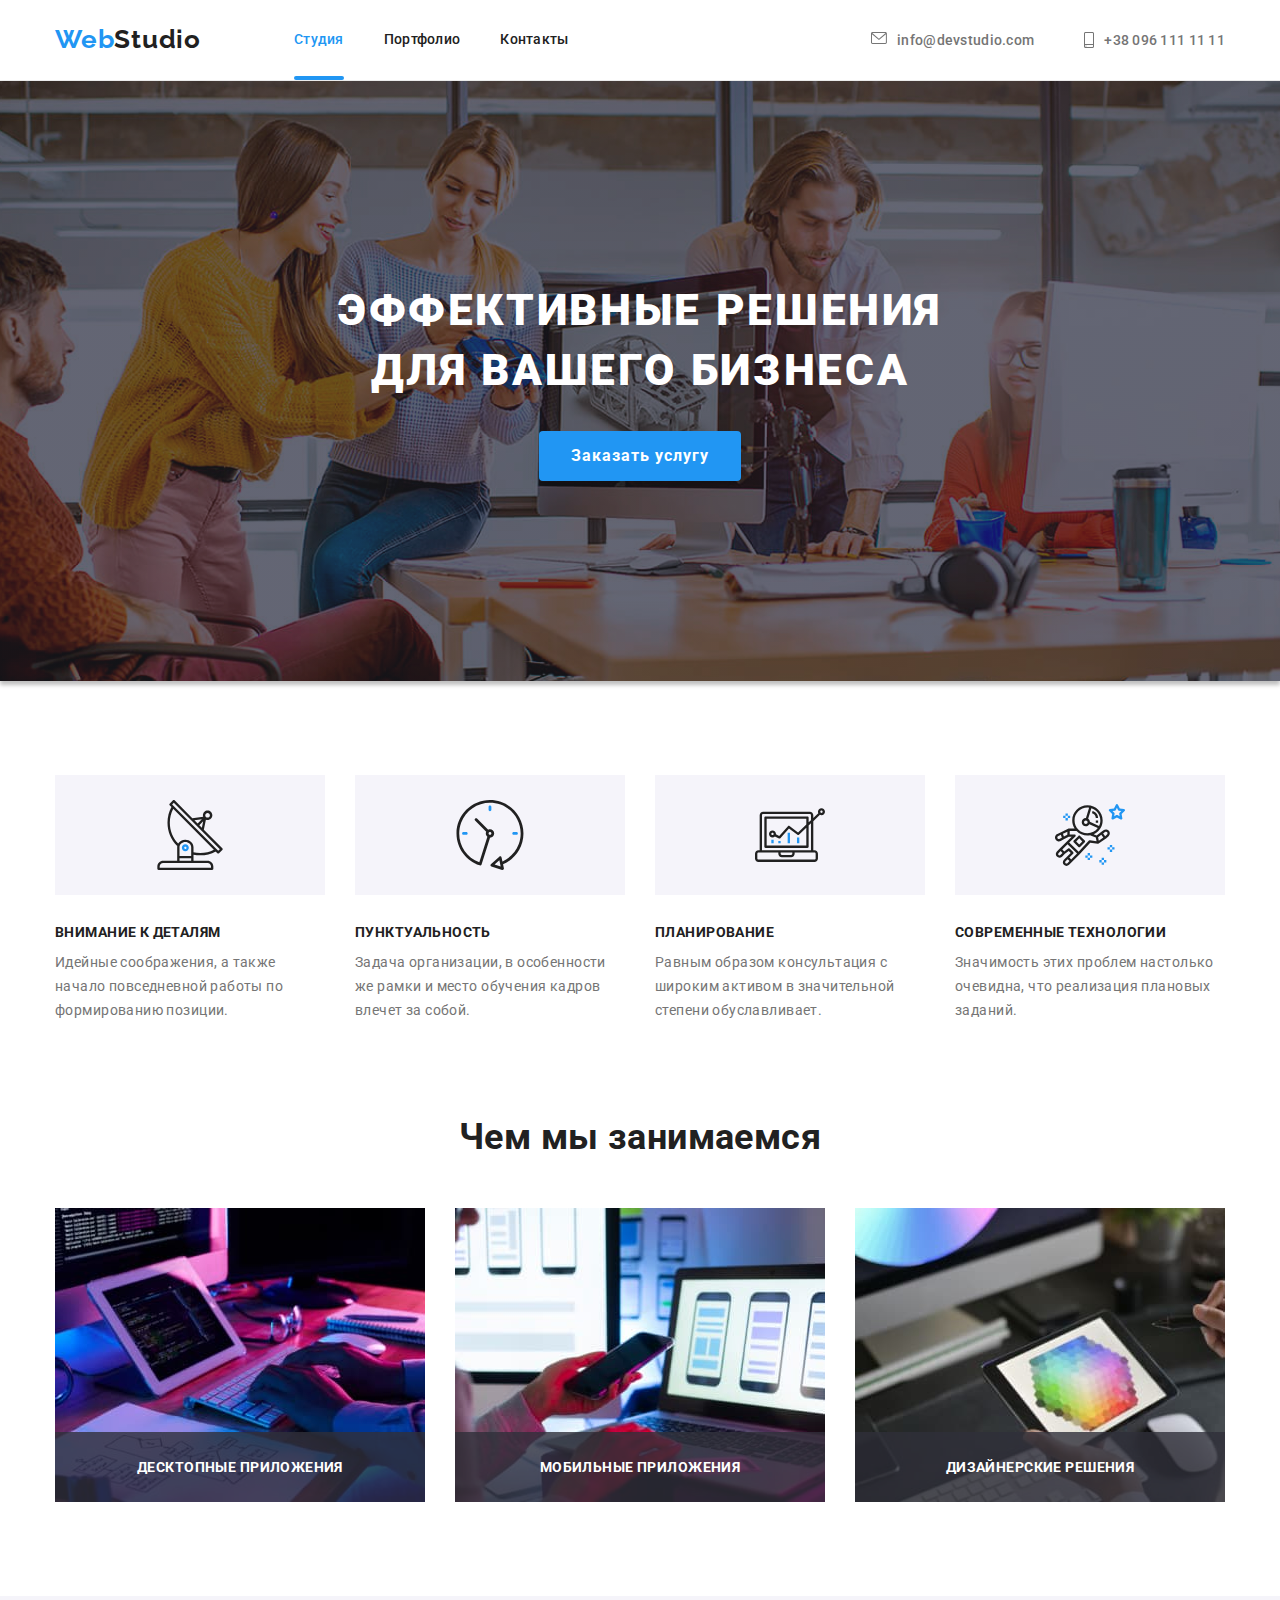
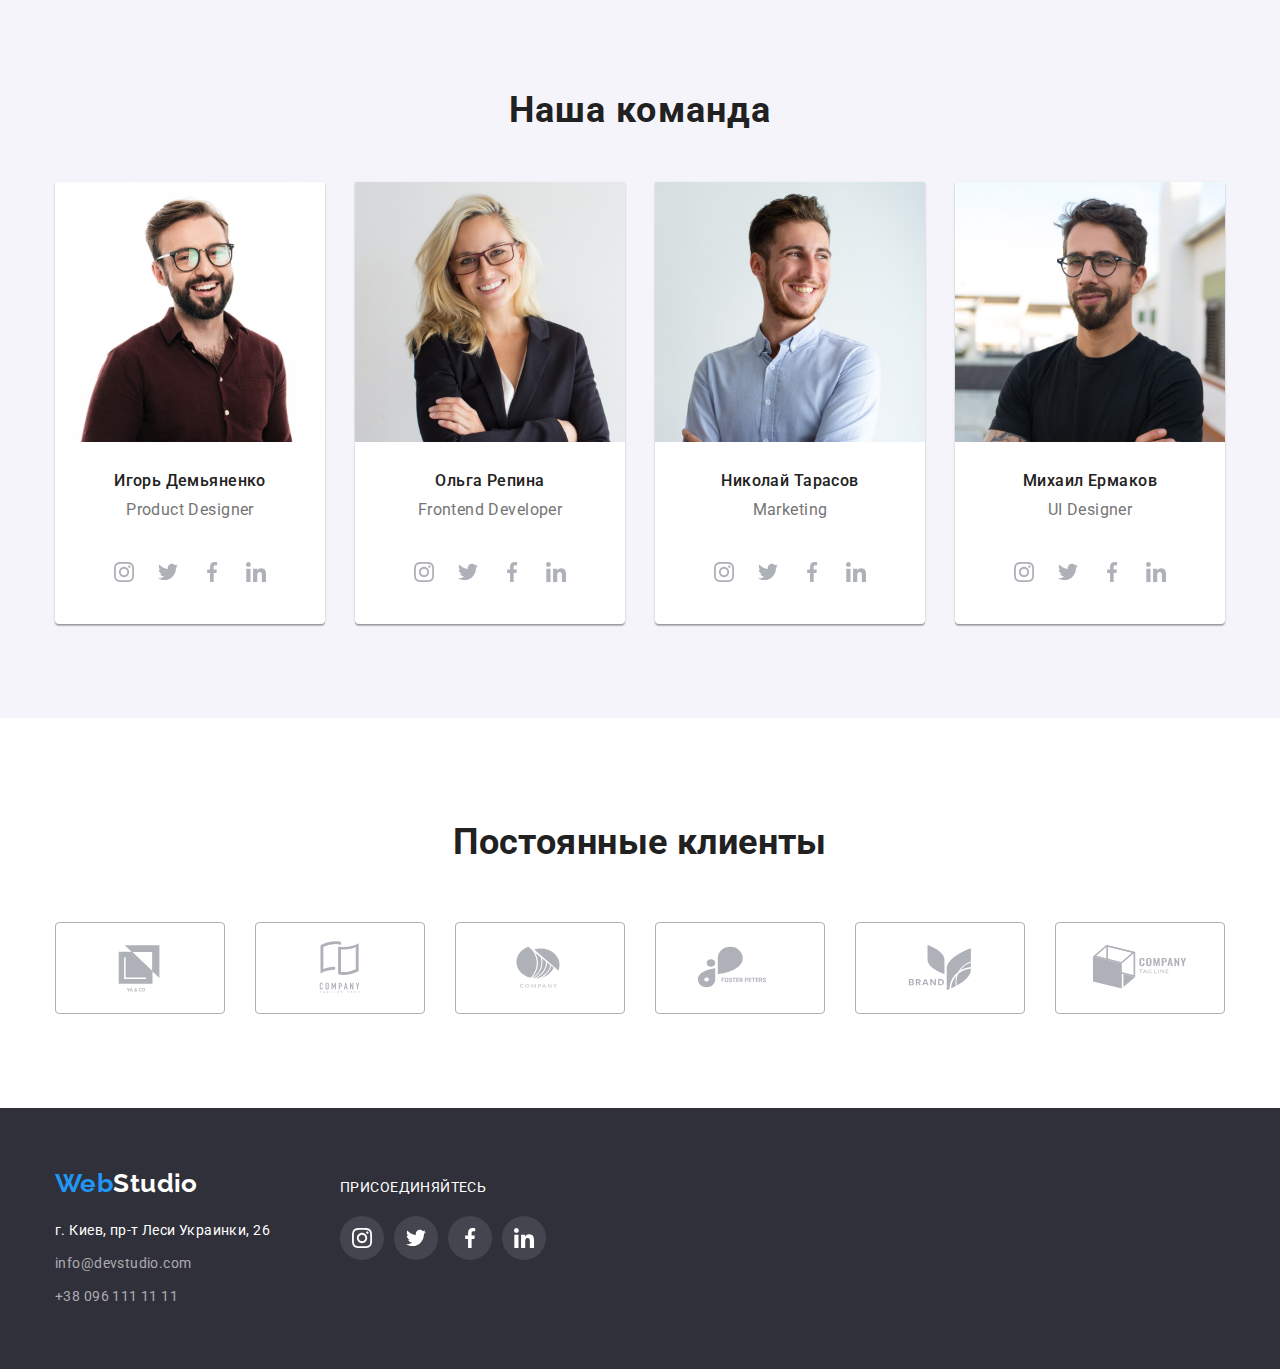
<file: index.html>
<!DOCTYPE html>
<html lang="ru">
  <head>
    <meta charset="UTF-8" />
    <meta http-equiv="X-UA-Compatible" content="IE=edge" />
    <meta name="viewport" content="width=device-width, initial-scale=1.0" />
    <title>Студия</title>
    <link
      href="https://fonts.googleapis.com/css2?family=Raleway:wght@700&family=Roboto:wght@400;500;700;900&display=swap"
      rel="stylesheet"
    />
    <link
      rel="stylesheet"
      href="https://cdnjs.cloudflare.com/ajax/libs/modern-normalize/1.1.0/modern-normalize.min.css"
    />
    <link rel="stylesheet" href="./css/styles.css" />
  </head>
  <body>
    <header class="header">
      <div class="container">
        <nav class="site-nav">
          <a class="logo-black link" href="./index.html">
            <span class="logo-accent">Web</span>Studio
          </a>
          <ul class="list-nav">
            <li class="item"><a class="nav-link nav-link_active link navigation" href="./index.html">Студия</a></li>
            <li class="item"><a class="nav-link link navigation-link" href="./portfolio.html">Портфолио</a></li>
            <li class="item"><a class="nav-link link navigation-link" href="./index.html">Контакты</a></li>
          </ul>
        <ul class="list-contact">
          <li class="contact-item item">
            <a class="contact-link link" href="mailto:info@devstudio.com">
              <svg class="contact-icon" width="16" height="12">
                <use href="./images/SVG/symbol-defs.svg#icon-convert"></use>
              </svg>
              info@devstudio.com
            </a>
          </li>
          <li class="contact-item item"><a class="contact-link link" href="tel:+380961111111">
            <svg class="contact-icon" width="10" height="16">
              <use href="./images/SVG/symbol-defs.svg#icon-smartphone"></use>
            </svg>
            +38 096 111 11 11</a>
          </li>
        </ul>
        </nav>
      </div>
    </header>
    <main>
      <section class="main-screen">
        <div class="container">
        <h1 class="main-screen__title">
          ЭФФЕКТИВНЫЕ РЕШЕНИЯ ДЛЯ ВАШЕГО БИЗНЕСА
        </h1>
        <button class="main-screen__button" type="button" data-modal-open>Заказать услугу</button>
      </section>
      </div>
      <section class="benefits">
        <div class="container">
        <h2 class="benefits-main-title visually-hidden">Преимущества</h2>
        <ul class="list-benefits">
          <li class="item">
            <div class="benefits-icon">
            <svg width="70" height="70">
              <use href="./images/SVG/symbol-defs.svg#icon-antenna"></use>
            </svg> 
            </div>  
            <h3 class="benefits-title">Внимание к деталям</h3>
            <p class="benefits-subtitle">
              Идейные соображения, а также начало повседневной работы по формированию позиции.
            </p>
          </li>
          <li class="item">
            <div class="benefits-icon">
              <svg width="70" height="70">
                <use href="./images/SVG/symbol-defs.svg#icon-clock"></use>
              </svg>
            </div>
            <h3 class="benefits-title">Пунктуальность</h3>
            <p class="benefits-subtitle">
              Задача организации, в особенности же рамки и место обучения кадров влечет за собой.
            </p>
          </li>
          <li class="item">
            <div class="benefits-icon">
              <svg width="70" height="70">
                <use href="./images/SVG/symbol-defs.svg#icon-notebook"></use>
              </svg>
            </div>
            <h3 class="benefits-title">Планирование</h3>
            <p class="benefits-subtitle">
              Равным образом консультация с широким активом в значительной степени обуславливает.
            </p>
          </li>
          <li class="item">
            <div class="benefits-icon">
              <svg width="70" height="70">
                <use href="./images/SVG/symbol-defs.svg#icon-astronaut"></use>
              </svg>
            </div>
            <h3 class="benefits-title">Современные технологии</h3>
            <p class="benefits-subtitle">
              Значимость этих проблем настолько очевидна, что реализация плановых заданий.
            </p>
          </li>
        </ul>
        </div>
      </section>
      <section class="tasks">
        <div class="container">
        <h2 class="tasks-title title">Чем мы занимаемся</h2>
        <ul class="list-tasks">
          <li class="tasks-item">
            <img class="tasks-img" src="./images/Other/layout.jpg" alt="Макет работы" width="370" />
            <p class="item-above">Десктопные приложения</p>
          </li>
          <li class="tasks-item">
            <img class="tasks-img" src="./images/Other/iphone.jpg" alt="Проверка с помощью смартфона" width="370" />
            <p class="item-above">Мобильные приложения</p>
          </li>
          <li class="tasks-item">
            <img class="tasks-img" src="./images/Other/ipad.jpg" alt="Цветная палитра" width="370" />
            <p class="item-above">Дизайнерские решения</p>
          </li>
        </ul>
        </div>
      </section>
      <section class="staff">
        <div class="container">
        <h2 class="staff-title title">Наша команда</h2>
        <ul class="list-staff">
          <li class="staff-item">
            <img src="./images/Staff/ihor.jpg" alt="Игорь Демьяненко" width="270" />
            <div class="staff-couple">
            <h3 class="staff-name">Игорь Демьяненко</h3>
            <p class="staff-job">Product Designer</p>
            </div>
            <ul class="team-social-list list">
              <li class="team-con-item">
                <a href="#" class="team-social-link">
                  <svg class="team-social-icon" width="20" height="20">
                    <use href="./images/SVG/symbol-defs.svg#icon-instagram"></use>
                  </svg>
                </a>
              </li>
              <li class="team-con-item">
                <a href="#" class="team-social-link">
                  <svg class="team-social-icon" width="20" height="20">
                    <use href="./images/SVG/symbol-defs.svg#icon-twitter"></use>
                  </svg>
                </a>
              </li>
              <li class="team-con-item">
                <a href="#" class="team-social-link">
                  <svg class="team-social-icon" width="20" height="20">
                    <use href="./images/SVG/symbol-defs.svg#icon-facebook"></use>
                  </svg>
                </a>
              </li>
              <li class="team-con-item">
                <a href="#" class="team-social-link">
                  <svg class="team-social-icon" width="20" height="20">
                    <use href="./images/SVG/symbol-defs.svg#icon-linkedin"></use>
                  </svg>
                </a>
              </li>
            </ul>
          </li>
          <li class="staff-item">
            <img src="./images/Staff/olga.jpg" alt="Ольга Репина" width="270" />
            <div class="staff-couple">
            <h3 class="staff-name">Ольга Репина</h3>
            <p class="staff-job">Frontend Developer</p>
            </div>
            <ul class="team-social-list list">
              <li class="team-con-item">
                <a href="#" class="team-social-link">
                  <svg class="team-social-icon" width="20" height="20">
                    <use href="./images/SVG/symbol-defs.svg#icon-instagram"></use>
                  </svg>
                </a>
              </li>
              <li class="team-con-item">
                <a href="#" class="team-social-link">
                  <svg class="team-social-icon" width="20" height="20">
                    <use href="./images/SVG/symbol-defs.svg#icon-twitter"></use>
                  </svg>
                </a>
              </li>
              <li class="team-con-item">
                <a href="#" class="team-social-link">
                  <svg class="team-social-icon" width="20" height="20">
                    <use href="./images/SVG/symbol-defs.svg#icon-facebook"></use>
                  </svg>
                </a>
              </li>
              <li class="team-con-item">
                <a href="#" class="team-social-link">
                  <svg class="team-social-icon" width="20" height="20">
                    <use href="./images/SVG/symbol-defs.svg#icon-linkedin"></use>
                  </svg>
                </a>
              </li>
            </ul>
          </li>
          <li class="staff-item">
            <img src="./images/Staff/nikolay.jpg" alt="Николай Тарасов" width="270" />
            <div class="staff-couple">
            <h3 class="staff-name">Николай Тарасов</h3>
            <p class="staff-job">Marketing</p>
            </div>
            <ul class="team-social-list list">
              <li class="team-con-item">
                <a href="#" class="team-social-link">
                  <svg class="team-social-icon" width="20" height="20">
                    <use href="./images/SVG/symbol-defs.svg#icon-instagram"></use>
                  </svg>
                </a>
              </li>
              <li class="team-con-item">
                <a href="#" class="team-social-link">
                  <svg class="team-social-icon" width="20" height="20">
                    <use href="./images/SVG/symbol-defs.svg#icon-twitter"></use>
                  </svg>
                </a>
              </li>
              <li class="team-con-item">
                <a href="#" class="team-social-link">
                  <svg class="team-social-icon" width="20" height="20">
                    <use href="./images/SVG/symbol-defs.svg#icon-facebook"></use>
                  </svg>
                </a>
              </li>
              <li class="team-con-item">
                <a href="#" class="team-social-link">
                  <svg class="team-social-icon" width="20" height="20">
                    <use href="./images/SVG/symbol-defs.svg#icon-linkedin"></use>
                  </svg>
                </a>
              </li>
            </ul>
          </li>
          <li class="staff-item">
            <img src="./images/Staff/michael.jpg" alt="Михаил Ермаков" width="270" />
            <div class="staff-couple">
            <h3 class="staff-name">Михаил Ермаков</h3>
            <p class="staff-job">UI Designer</p>
            </div>
            <ul class="team-social-list list">
              <li class="team-con-item">
                <a href="#" class="team-social-link">
                  <svg class="team-social-icon" width="20" height="20">
                    <use href="./images/SVG/symbol-defs.svg#icon-instagram"></use>
                  </svg>
                </a>
              </li>
              <li class="team-con-item">
                <a href="#" class="team-social-link">
                  <svg class="team-social-icon" width="20" height="20">
                    <use href="./images/SVG/symbol-defs.svg#icon-twitter"></use>
                  </svg>
                </a>
              </li>
              <li class="team-con-item">
                <a href="#" class="team-social-link">
                  <svg class="team-social-icon" width="20" height="20">
                    <use href="./images/SVG/symbol-defs.svg#icon-facebook"></use>
                  </svg>
                </a>
              </li>
              <li class="team-con-item">
                <a href="#" class="team-social-link">
                  <svg class="team-social-icon" width="20" height="20">
                    <use href="./images/SVG/symbol-defs.svg#icon-linkedin"></use>
                  </svg>
                </a>
              </li>
            </ul>
          </li>
        </ul>
        </div>
      </section>
      <section class="client-section">
        <div class="conatiner">
        <h2 class="client-heading">Постоянные клиенты</h2>
        <ul class="client-list list">
          <li class="client-item">
            <a href="#" class="client-link">
              <svg class="client-icon" width="106" height="60">
                <use href="./images/SVG/symbol-defs.svg#icon-Logo1"></use>
              </svg>
            </a>
          </li>
          <li class="client-item">
            <a href="#" class="client-link">
              <svg class="client-icon" width="106" height="60">
                <use href="./images/SVG/symbol-defs.svg#icon-Logo2"></use>
              </svg>
            </a>
          </li>
          <li class="client-item">
            <a href="#" class="client-link">
              <svg class="client-icon" width="106" height="60">
                <use href="./images/SVG/symbol-defs.svg#icon-Logo3"></use>
              </svg>
            </a>
          </li>
          <li class="client-item">
            <a href="#" class="client-link">
              <svg class="client-icon" width="106" height="60">
                <use href="./images/SVG/symbol-defs.svg#icon-Logo4"></use>
              </svg>
            </a>
          </li>
          <li class="client-item">
            <a href="#" class="client-link">
              <svg class="client-icon" width="106" height="60">
                <use href="./images/SVG/symbol-defs.svg#icon-Logo5"></use>
              </svg>
            </a>
          </li>
          <li class="client-item">
            <a href="#" class="client-link">
              <svg class="client-icon" width="106" height="60">
                <use href="./images/SVG/symbol-defs.svg#icon-Logo6"></use>
              </svg>
            </a>
          </li>
        </ul>
        </div>
      </section>
    </main>
    <footer class="page-footer">
      <div class="container contact">
        <div>
        <div class="footer-logo">
      <a class="logo-white link footer-logo" href="./index.html">
        <span class="logo-accent logo-footer">Web</span>Studio
      </a>
      </div>
      <address class="footer-address">
        <ul class="list-address">
          <li class="item address-data">
            <a
              class="text-info link"
              href="https://goo.gl/maps/ocB1v3BhjYpGkEf58"
              rel="noopener noreferrer"
              target="_blank"
              >г. Киев, пр-т Леси Украинки, 26</a
            >
          </li>
          <li class="item">
            <a class="info link" href="mailto:info@devstudio.com">info@devstudio.com</a>
          </li>
          <li class="item">
            <a class="info link" href="tel:+380961111111">+38 096 111 11 11</a>
          </li>
        </ul>
      </address>
      </div>
      <div class="social-network">
          <p class="text">Присоединяйтесь</p>
          <ul class="network-list list">
            <li class="network-item">
              <a href="#" class="network-link">
                <svg class="network-icon" width="20" height="20">
                  <use href="./images/SVG/symbol-defs.svg#icon-instagram"></use></svg
              ></a>
            </li>
            <li class="network-item">
              <a href="#" class="network-link">
                <svg class="network-icon" width="20" height="20">
                  <use href="./images/SVG/symbol-defs.svg#icon-twitter"></use></svg
              ></a>
            </li>
            <li class="network-item">
              <a href="#" class="network-link">
                <svg class="network-icon" width="20" height="20">
                  <use href="./images/SVG/symbol-defs.svg#icon-facebook"></use></svg
              ></a>
            </li>
            <li class="network-item">
              <a href="#" class="network-link">
                <svg class="network-icon" width="20" height="20">
                  <use href="./images/SVG/symbol-defs.svg#icon-linkedin"></use></svg
              ></a>
            </li>
          </ul>
      </div>
      </div>
    </footer>
    <div class="backdrop is-hidden" data-modal>
            <div class="modal">
                <button type="button" class="modal-close-btn" data-modal-close><svg class="social-soc-icon" width="11" height="11">
                    <use href="./images/SVG/symbol-defs.svg#icon-close"></use>
                </svg></button>
            </div>
        </div>
        <script src="./js/modal.js"></script>
  </body>
</html>
</file>
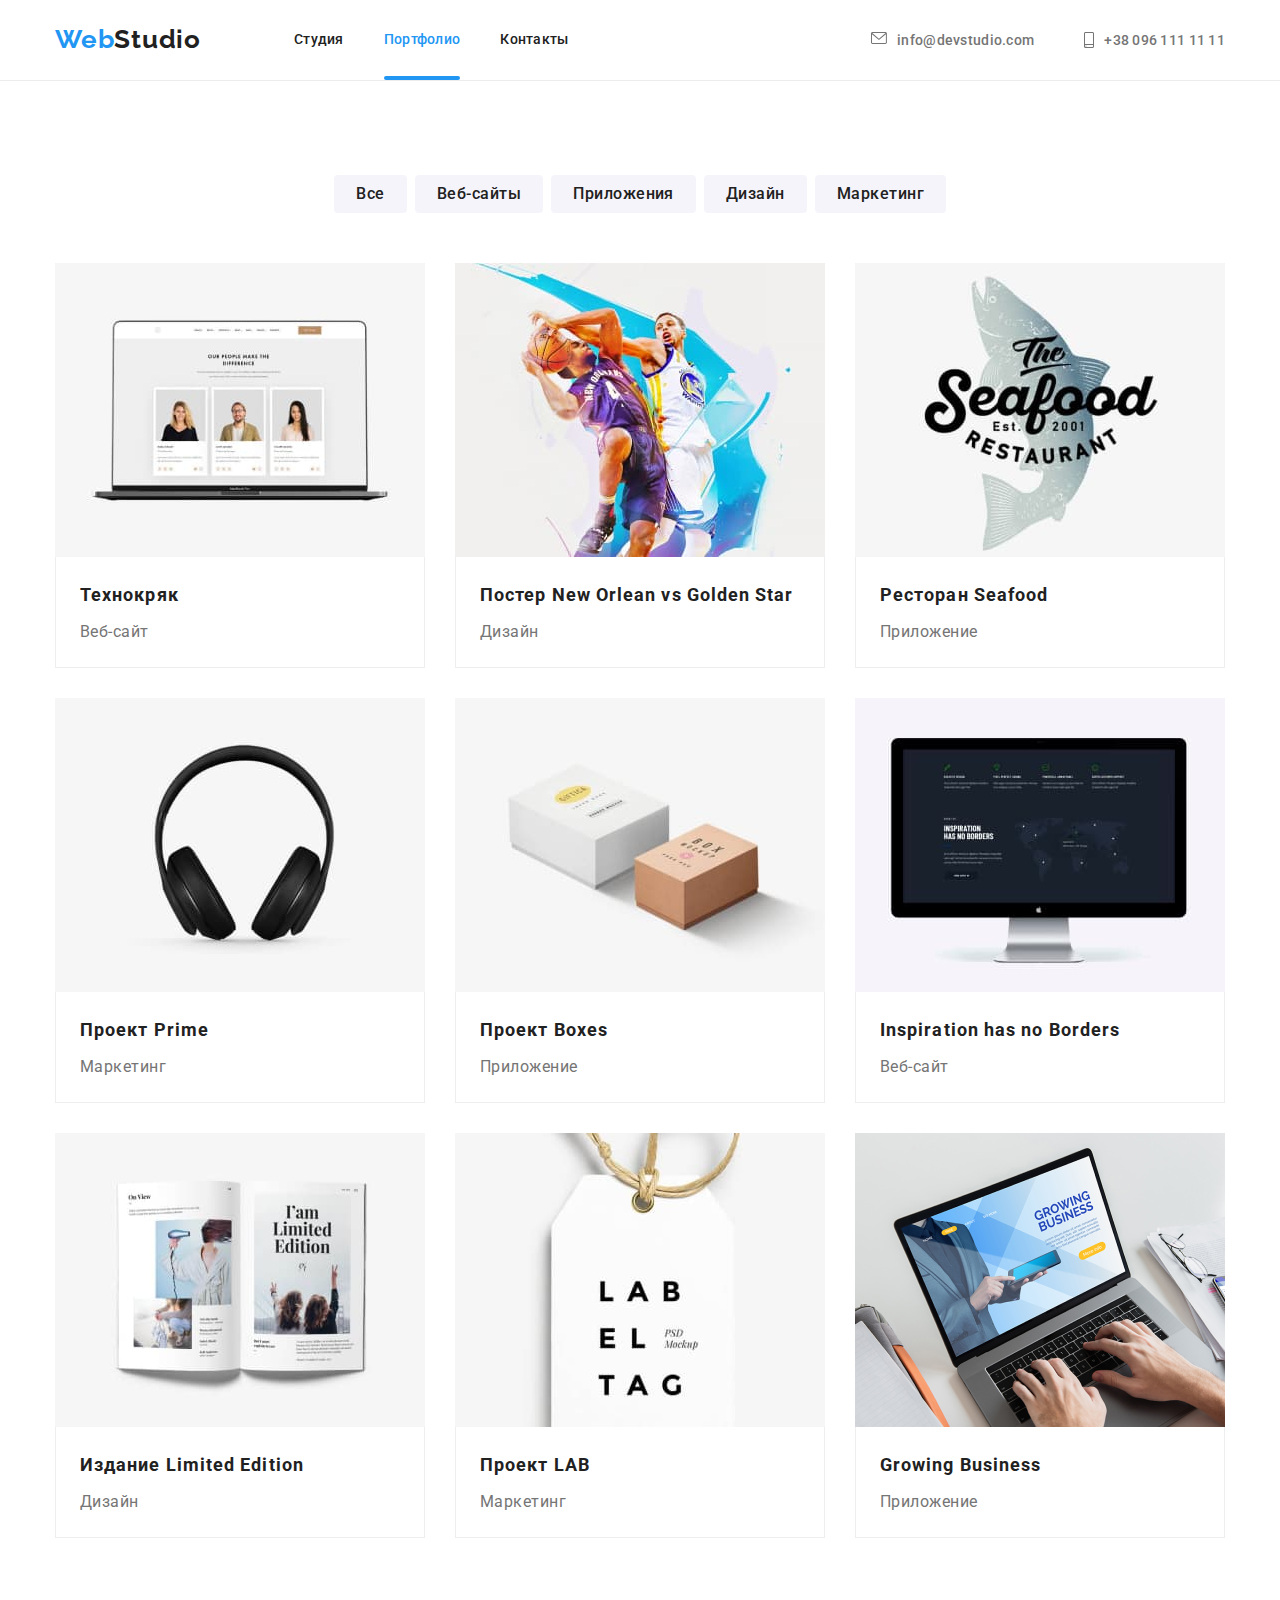
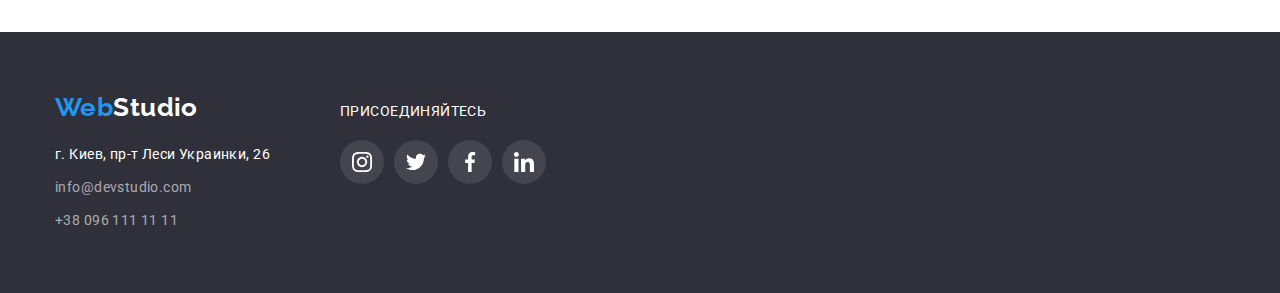
<file: portfolio.html>
<!DOCTYPE html>
<html lang="ru">
  <head>
    <meta charset="UTF-8" />
    <meta http-equiv="X-UA-Compatible" content="IE=edge" />
    <meta name="viewport" content="width=device-width, initial-scale=1.0" />
    <title>Портфолио</title>
    <link
      href="https://fonts.googleapis.com/css2?family=Raleway:wght@700&family=Roboto:wght@400;500;700;900&display=swap"
      rel="stylesheet"
    />
    <link
      rel="stylesheet"
      href="https://cdnjs.cloudflare.com/ajax/libs/modern-normalize/1.1.0/modern-normalize.min.css"
    />
    <link rel="stylesheet" href="./css/styles.css" />
  </head>
  <body class="page">
    <header class="header">
      <div class="container">
        <nav class="site-nav">
          <a class="logo-black link" href="./index.html">
            <span class="logo-accent">Web</span>Studio
          </a>
          <ul class="list-nav">
            <li class="item">
              <a class="nav-link link navigation-link" href="./index.html">Студия</a>
            </li>
            <li class="item">
              <a class="nav-link nav-link_active link navigation" href="./portfolio.html"
                >Портфолио</a
              >
            </li>
            <li class="item">
              <a class="nav-link link navigation-link" href="./index.html">Контакты</a>
            </li>
          </ul>
          <ul class="list-contact">
            <li class="item">
              <a class="contact-link link" href="mailto:info@devstudio.com">
                <svg class="contact-icon" width="16" height="12">
                  <use href="./images/SVG/symbol-defs.svg#icon-convert"></use>
                </svg>
                info@devstudio.com</a
              >
            </li>
            <li class="item">
              <a class="contact-link link" href="tel:+380961111111">
                <svg class="contact-icon" width="10" height="16">
                  <use href="./images/SVG/symbol-defs.svg#icon-smartphone"></use>
                </svg>
                +38 096 111 11 11
              </a>
            </li>
          </ul>
        </nav>
      </div>
    </header>
    <main>
      <section>
        <div class="container button-selector">
          <ul class="list-button">
            <li class="item">
              <button class="button-selector-type" type="button">Все</button>
            </li>
            <li class="item">
              <button class="button-selector-type" type="button">Веб-сайты</button>
            </li>
            <li class="item">
              <button class="button-selector-type" type="button">Приложения</button>
            </li>
            <li class="item">
              <button class="button-selector-type" type="button">Дизайн</button>
            </li>
            <li class="item">
              <button class="button-selector-type" type="button">Маркетинг</button>
            </li>
          </ul>
          <h1 class="projects-title visually-hidden">Портфолио</h1>
          <ul class="list-projects">
            <li class="img-item item">
              <a href="#" class="portfolio-link link">
                <div class="projects-wrap">
                  <img
                    src="./images/Portfolio/projects_1.jpg"
                    alt="Технокряк"
                    class="card-img"
                    width="370"
                    height="294"
                  />
                  <p class="wrap-text">
                    Ресурс предлагает комплексные предложения с разным уровнем функционала и
                    сервисов. Все это позволит посетителю получить исчерпывающие сведения о компании
                    или частном лице.
                  </p>
                </div>
                <div class="card">
                  <h3 class="card-title">Технокряк</h3>
                  <p class="card-subtitle">Веб-сайт</p>
                </div>
              </a>
            </li>
            <li class="item">
              <a href="#" class="portfolio-link link">
                <div class="projects-wrap">
                  <img
                    src="./images/Portfolio/projects_2.jpg"
                    alt="Постер New Orlean vs Golden Star"
                    class="card-img"
                    width="370"
                    height="294"
                  />
                  <p class="wrap-text">
                    Ресурс предлагает комплексные предложения с разным уровнем функционала и
                    сервисов. Все это позволит посетителю получить исчерпывающие сведения о компании
                    или частном лице.
                  </p>
                </div>
                <div class="card">
                  <h3 class="card-title">Постер New Orlean vs Golden Star</h3>
                  <p class="card-subtitle">Дизайн</p>
                </div>
              </a>
            </li>
            <li class="item">
              <a href="#" class="portfolio-link link">
                <div class="projects-wrap">
                  <img
                    src="./images/Portfolio/projects_3.jpg"
                    alt="Ресторан Seafood"
                    class="card-img"
                    width="370"
                    height="294"
                  />
                  <p class="wrap-text">
                    Ресурс предлагает комплексные предложения с разным уровнем функционала и
                    сервисов. Все это позволит посетителю получить исчерпывающие сведения о компании
                    или частном лице.
                  </p>
                </div>
                <div class="card">
                  <h3 class="card-title">Ресторан Seafood</h3>
                  <p class="card-subtitle">Приложение</p>
                </div>
              </a>
            </li>
            <li class="item">
              <a href="#" class="portfolio-link link">
                <div class="projects-wrap">
                  <img
                    src="./images/Portfolio/projects_4.jpg"
                    alt="Проект Prime"
                    class="card-img"
                    width="370"
                    height="294"
                  />
                  <p class="wrap-text">
                    Ресурс предлагает комплексные предложения с разным уровнем функционала и
                    сервисов. Все это позволит посетителю получить исчерпывающие сведения о компании
                    или частном лице.
                  </p>
                </div>
                <div class="card">
                  <h3 class="card-title">Проект Prime</h3>
                  <p class="card-subtitle">Маркетинг</p>
                </div>
              </a>
            </li>
            <li class="item">
              <a href="#" class="portfolio-link link">
                <div class="projects-wrap">
                  <img
                    src="./images/Portfolio/projects_5.jpg"
                    alt="Проект Boxes"
                    class="card-img"
                    width="370"
                    height="294"
                  />
                  <p class="wrap-text">
                    Ресурс предлагает комплексные предложения с разным уровнем функционала и
                    сервисов. Все это позволит посетителю получить исчерпывающие сведения о компании
                    или частном лице.
                  </p>
                </div>
                <div class="card">
                  <h3 class="card-title">Проект Boxes</h3>
                  <p class="card-subtitle">Приложение</p>
                </div>
              </a>
            </li>
            <li class="item">
              <a href="#" class="portfolio-link link">
                <div class="projects-wrap">
                  <img
                    src="./images/Portfolio/projects_6.jpg"
                    alt="Inspiration has no Borders"
                    class="card-img"
                    width="370"
                    height="294"
                  />
                  <p class="wrap-text">
                    Ресурс предлагает комплексные предложения с разным уровнем функционала и
                    сервисов. Все это позволит посетителю получить исчерпывающие сведения о компании
                    или частном лице.
                  </p>
                </div>
                <div class="card">
                  <h3 class="card-title">Inspiration has no Borders</h3>
                  <p class="card-subtitle">Веб-сайт</p>
                </div>
              </a>
            </li>
            <li class="item">
              <a href="#" class="portfolio-link link">
                <div class="projects-wrap">
                  <img
                    src="./images/Portfolio/projects_7.jpg"
                    alt="Издание Limited Edition"
                    class="card-img"
                    width="370"
                    height="294"
                  />
                  <p class="wrap-text">
                    Ресурс предлагает комплексные предложения с разным уровнем функционала и
                    сервисов. Все это позволит посетителю получить исчерпывающие сведения о компании
                    или частном лице.
                  </p>
                </div>
                <div class="card">
                  <h3 class="card-title">Издание Limited Edition</h3>
                  <p class="card-subtitle">Дизайн</p>
                </div>
              </a>
            </li>
            <li class="item">
              <a href="#" class="portfolio-link link">
                <div class="projects-wrap">
                  <img
                    src="./images/Portfolio/projects_8.jpg"
                    alt="Проект LAB"
                    class="card-img"
                    width="370"
                    height="294"
                  />
                  <p class="wrap-text">
                    Ресурс предлагает комплексные предложения с разным уровнем функционала и
                    сервисов. Все это позволит посетителю получить исчерпывающие сведения о компании
                    или частном лице.
                  </p>
                </div>
                <div class="card">
                  <h3 class="card-title">Проект LAB</h3>
                  <p class="card-subtitle">Маркетинг</p>
                </div>
              </a>
            </li>
            <li class="item">
              <a href="#" class="portfolio-link link">
                <div class="projects-wrap">
                  <img
                    src="./images/Portfolio/projects_9.png"
                    alt="Growing Business"
                    class="card-img"
                    width="370"
                    height="294"
                  />
                  <p class="wrap-text">
                    Ресурс предлагает комплексные предложения с разным уровнем функционала и
                    сервисов. Все это позволит посетителю получить исчерпывающие сведения о компании
                    или частном лице.
                  </p>
                </div>
                <div class="card">
                  <h3 class="card-title">Growing Business</h3>
                  <p class="card-subtitle">Приложение</p>
                </div>
              </a>
            </li>
          </ul>
        </div>
      </section>
    </main>
    <footer class="page-footer">
      <div class="container contact">
        <div>
          <div class="footer-logo">
            <a class="logo-white link footer-logo" href="./index.html">
              <span class="logo-accent logo-footer">Web</span>Studio
            </a>
          </div>
          <address class="footer-address">
            <ul class="list-address">
              <li class="item address-data">
                <a
                  class="text-info link"
                  href="https://goo.gl/maps/ocB1v3BhjYpGkEf58"
                  rel="noopener noreferrer"
                  target="_blank"
                  >г. Киев, пр-т Леси Украинки, 26</a
                >
              </li>
              <li class="item">
                <a class="info link" href="mailto:info@devstudio.com">info@devstudio.com</a>
              </li>
              <li class="item">
                <a class="info link" href="tel:+380961111111">+38 096 111 11 11</a>
              </li>
            </ul>
          </address>
        </div>
        <div class="social-network">
          <p class="text">Присоединяйтесь</p>
          <ul class="network-list list">
            <li class="network-item">
              <a href="#" class="network-link">
                <svg class="network-icon" width="20" height="20">
                  <use href="./images/SVG/symbol-defs.svg#icon-instagram"></use></svg
              ></a>
            </li>
            <li class="network-item">
              <a href="#" class="network-link">
                <svg class="network-icon" width="20" height="20">
                  <use href="./images/SVG/symbol-defs.svg#icon-twitter"></use></svg
              ></a>
            </li>
            <li class="network-item">
              <a href="#" class="network-link">
                <svg class="network-icon" width="20" height="20">
                  <use href="./images/SVG/symbol-defs.svg#icon-facebook"></use></svg
              ></a>
            </li>
            <li class="network-item">
              <a href="#" class="network-link">
                <svg class="network-icon" width="20" height="20">
                  <use href="./images/SVG/symbol-defs.svg#icon-linkedin"></use></svg
              ></a>
            </li>
          </ul>
        </div>
      </div>
    </footer>
  </body>
</html>
</file>
<file: css/styles.css>
:root {
  --title-text-color: #212121;
  --text-color: #757575;
  --text-white-color: #ffffff;
  --accent-color: #2196f3;
  --hero-bcgcolor: #2f303a;
  --staff-bcgcolor: #f5f4fa;
  --contact-footer: #ffffff99;
  --hover-focus-button: #188ce8;
  --icon-color: #afb1b8;
}

body {
  font-family: 'Roboto', Raleway, sans-serif;
  font-size: 14px;
  letter-spacing: 0.03em;
  color: var(--title-text-color);
  background-color: #ffffff;
}

.container {
  width: 1200px;
  padding-left: 15px;
  padding-right: 15px;
  margin: 0 auto;
}

h1,
h2,
h3,
h4,
h5,
h6,
p {
  margin-top: 0;
  margin-bottom: 0;
}

address {
  font-style: normal;
}

ul {
  list-style-type: none;
  padding-left: 0px;
  margin-top: 0px;
  margin-bottom: 0px;
}

img {
  display: block;
}
.link {
  text-decoration: none;
}

.visually-hidden {
  position: absolute;
  width: 1px;
  height: 1px;
  margin: -1px;
  border: 0;
  padding: 0;
  white-space: nowrap;
  clip-path: inset(100%);
  clip: rect(0 0 0 0);
  overflow: hidden;
}

/* -------------------HEADER---------------------*/
.header {
  border-bottom: 1px solid #ececec;
}

.first {
}
.site-nav {
  display: flex;
  align-items: center;
}
.list-nav {
  display: flex;
  margin-left: 93px;
}

.navigation {
  display: block;
  text-decoration: none;
  position: relative;
}

.navigation::after {
  content: '';

  position: absolute;
  bottom: 0;
  left: 0;
  display: block;
  width: 100%;
  height: 4px;
  background-color: var(--accent-color);
  border-radius: 2px;

  transition: transform 250ms cubic-bezier(0.4, 0, 0.2, 1), color 250ms cubic-bezier(0.4, 0, 0.2, 1);
}

.navigation-link {
  display: block;
  text-decoration: none;
  position: relative;
}

.navigation-link::after {
  content: '';

  position: absolute;
  bottom: 0;
  left: 0;
  display: block;
  width: 100%;
  height: 4px;
  background-color: var(--accent-color);
  border-radius: 2px;
  transform: scaleX(0);

  transition: transform 250ms cubic-bezier(0.4, 0, 0.2, 1), color 250ms cubic-bezier(0.4, 0, 0.2, 1);
}

.navigation-link:hover::after {
  transform: scaleX(1);
}

.site-nav .item + .item {
  margin-left: 40px;
}

.logo-accent {
  color: var(--accent-color);
}
.logo-black {
  font-family: 'Raleway', sans-serif;
  font-weight: 700;
  font-size: 26px;
  line-height: 1.2;
  letter-spacing: 0.03em;
  color: var(--title-text-color);
}
.nav-link {
  display: block;
  padding-top: 32px;
  padding-bottom: 32px;

  font-weight: 500;
  font-size: 14px;
  line-height: 1.14;
  letter-spacing: 0.02em;
  color: var(--title-text-color);
}

.nav-link:hover,
.nav-link:focus {
  color: var(--accent-color);
}

.nav-link_active {
  color: var(--accent-color);
}

.list-contact {
  display: flex;
  margin-left: auto;
}

.list-contact .item + .item {
  margin-left: 50px;
}

.contact-link {
  display: flex;
  font-weight: 500;
  font-size: 1.1;
  line-height: 16px;
  letter-spacing: 0.02em;
  color: var(--text-color);
  transition: transform 250ms cubic-bezier(0.4, 0, 0.2, 1), color 250ms cubic-bezier(0.4, 0, 0.2, 1);
}

.contact-link:hover,
.contact-link:focus {
  color: var(--accent-color);
}

.contact-icon {
  margin-right: 10px;
  fill: currentColor;
  align-items: center;
}

/* ----------------------MAIN-------------------- */
.main-screen {
  padding-top: 200px;
  padding-bottom: 200px;
  max-width: 1600px;
  height: 600px;
  margin-left: auto;
  margin-right: auto;
  background-image: linear-gradient(to right, rgba(47, 48, 58, 0.4), rgba(47, 48, 58, 0.4)),
    url('../images/main-screen.png');
  background-repeat: no-repeat;
  background-position: center;
  background-size: cover;
  background-color: var(--bgc-footer);
  box-shadow: 0px 4px 4px rgba(0, 0, 0, 0.25);
}

.main-screen__title {
  margin: 0px auto 30px auto;
  width: 696px;

  font-weight: 900;
  font-size: 44px;
  line-height: 1.36;
  text-align: center;
  letter-spacing: 0.06em;
  text-transform: uppercase;
  color: var(--text-white-color);
}

.main-screen__button {
  padding: 10px 32px;
  min-width: 200px;
  height: 50px;
  margin: auto;
  font-family: 'Roboto', Raleway, sans-serif;
  font-weight: 700;
  font-size: 16px;
  line-height: 1.88;
  display: flex;
  align-items: center;
  letter-spacing: 0.06em;
  color: var(--text-white-color);
  background: var(--accent-color);
  box-shadow: 0px 4px 4px rgba(0, 0, 0, 0.15);
  border-radius: 4px;
  border: 1px transparent;
  cursor: pointer;
  transition: background-color 500ms cubic-bezier(0.4, 0, 0.2, 1),
    color 250ms cubic-bezier(0.4, 0, 0.2, 1), box-shadow 250ms cubic-bezier(0.4, 0, 0.2, 1);
}

.main-screen__button:hover,
.main-screen__button:focus {
  background-color: #188ce8;
  filter: drop-shadow(0px 4px 4px rgba(0, 0, 0, 0.25));
}

.benefits {
  padding-top: 94px;
}

.list-benefits {
  display: flex;
}

.list-benefits .item + .item {
  margin-left: 30px;
}

.benefits-icon {
  display: flex;
  justify-content: center;
  align-items: center;
  background-color: var(--staff-bcgcolor);
  height: 120px;
  margin-bottom: 30px;
}

.benefits-title {
  margin-top: 0px;
  margin-bottom: 10px;
  font-size: 14px;
  font-weight: 700;
  line-height: 1.14;
  text-transform: uppercase;
  color: var(--title-text-color);
}

.benefits-subtitle {
  width: 270px;
  margin-top: 0px;
  margin-bottom: 0px;
  line-height: 1.71;
  color: var(--text-color);
}
.tasks {
  padding-top: 94px;
  padding-bottom: 94px;
}

.list-tasks {
  display: flex;
  justify-content: space-between;
  /* margin-left: -30px; */
}
.tasks-item {
  position: relative;
}

.item-above {
  position: absolute;
  display: flex;
  justify-content: center;
  align-items: center;

  bottom: 0;
  width: 100%;
  height: 70px;
  font-family: 'Roboto';
  font-style: normal;
  font-weight: 700;
  font-size: 14px;
  line-height: 16px;
  text-align: center;
  letter-spacing: 0.03em;
  text-transform: uppercase;
  color: var(--text-white-color);

  background: rgba(47, 48, 58, 0.8);
}

.tasks-title {
  margin-top: 0px;
  margin-bottom: 50px;
  font-weight: 700;
  font-size: 36px;
  line-height: 1.16;
  text-align: center;
  color: var(--title-text-color);
}

.staff {
  padding-top: 94px;
  padding-bottom: 94px;
  text-align: center;
  background-color: var(--staff-bcgcolor);
}

.staff-title {
  margin-bottom: 50px;
  margin-top: 0px;
  font-weight: 700;
  font-size: 36px;
  line-height: 1.16;
  text-align: center;
  letter-spacing: 0.03em;
}

.list-staff {
  display: flex;
  justify-content: space-between;
  /* margin-left: -30px; */
}

.staff-item {
  /* flex-basis: calc((100% - 120px) / 4);
  margin-left: 30px; */

  background-color: var(--text-white-color);
  box-shadow: 0px 1px 3px rgba(0, 0, 0, 0.12), 0px 1px 1px rgba(0, 0, 0, 0.14),
    0px 2px 1px rgba(0, 0, 0, 0.2);
  border-radius: 0px 0px 4px 4px;
}

.staff-couple {
  padding: 30px 0px;
}

.staff-name {
  margin-bottom: 10px;
  font-weight: 500;
  font-size: 16px;
  line-height: 1.18;
  color: var(--title-text-color);
}

.staff-job {
  font-size: 16px;
  line-height: 1.18;
  color: var(--text-color);
}
.team-social-link {
  display: block;
  width: 44px;
  height: 44px;
  border-radius: 50%;
  display: flex;
  justify-content: center;
  align-items: center;
  fill: var(--icon-color);
}

.team-social-link:hover,
.team-social-link:focus {
  background-color: var(--accent-color);
  fill: var(--text-white-color);
}

.team-social-list {
  display: flex;
  justify-content: center;
  margin-bottom: 30px;
}

.team-social-item + .team-social-item {
  margin-left: 10px;
}

.team-social-link {
  transition: color 250ms cubic-bezier(0.4, 0, 0.2, 1), background-color 250ms;
}

.team-social-link:hover,
.team-social-link:focus {
  background-color: var(--accent-color);
  color: #ffffff;
}

.client-section {
  padding-top: 94px;
  padding-bottom: 94px;
}

.client-heading {
  font-size: 36px;
  line-height: 1.67;
  text-align: center;
  color: var(--title-text-color);
  margin-bottom: 50px;
}

.client-list {
  display: flex;
  justify-content: center;
  align-items: center;
}

.client-link {
  display: flex;
  justify-content: center;
  align-items: center;
  width: 170px;
  height: 92px;
  border: 1px solid var(--icon-color);
  border-radius: 4px;
  color: var(--icon-color);
  transition: color 250ms cubic-bezier(0.4, 0, 0.2, 1), background-color 250ms;
}

.client-link:hover,
.client-link:focus {
  color: var(--accent-color);
  border: 1px solid var(--accent-color);
}

.client-item + .client-item {
  margin-left: 30px;
}

.client-icon {
  fill: currentColor;
}

/* --------------Page Fotter-------------------- */
.page-footer {
  padding-top: 60px;
  padding-bottom: 60px;
  background-color: var(--hero-bcgcolor);
}

.contact {
  display: flex;
  align-items: baseline;
}

.footer-logo {
  display: block;
  margin-bottom: 20px;
}

.footer-address {
  margin-right: 70px;
}

.list-address .item + .item {
  margin-top: 9px;
}

.logo-white {
  font-family: 'Raleway', sans-serif;
  font-weight: 700;
  font-size: 26px;
  line-height: 1.19;
  color: var(--text-white-color);
}

.text-info {
  font-style: normal;
  font-size: 14px;
  line-height: 1.71;
  letter-spacing: 0.03em;
  color: var(--text-white-color);
  transition: color 250ms cubic-bezier(0.4, 0, 0.2, 1), background-color 250ms;
}

.info {
  margin-bottom: 9px;
  font-style: normal;
  font-size: 14px;
  line-height: 1.71;
  letter-spacing: 0.03em;
  color: rgba(255, 255, 255, 0.6);
  transition: color 250ms cubic-bezier(0.4, 0, 0.2, 1), background-color 250ms;
}

.info:last-child {
  margin-bottom: 0px;
}

.page-footer .text-info:hover,
.page-footer .text-info:focus {
  color: var(--accent-color);
}

.page-footer .info:hover,
.page-footer .info:focus {
  color: var(--accent-color);
}

.social-network > .text {
  text-transform: uppercase;

  line-height: 1.14;
  color: var(--text-white-color);
  margin-bottom: 20px;
}

.network-list {
  display: flex;
}

.network-link {
  display: block;
  width: 44px;
  height: 44px;
  border-radius: 50%;
  display: flex;
  justify-content: center;
  align-items: center;
  fill: var(--text-white-color);
  background-color: rgba(255, 255, 255, 0.1);
  transition: color 250ms cubic-bezier(0.4, 0, 0.2, 1), background-color 250ms;
}

.network-link:hover,
.network-link:focus {
  background-color: var(--accent-color);
}

.network-item + .network-item {
  margin-left: 10px;
}

/*--------------- Portfolio------------------ */

/*-------------------- MAIN------------------ */
.button-selector {
  padding-top: 94px;
  padding-bottom: 94px;
}

.list-button {
  display: block;
  display: flex;
  margin-bottom: 50px;
  justify-content: center;
}

.list-button .item + .item {
  margin-left: 8px;
}

.button-selector-type {
  padding: 6px 22px;
  min-width: 73px;
  height: 38px;
  font-family: 'Roboto', Raleway, sans-serif;
  font-weight: 500;
  font-size: 16px;
  line-height: 1.62;
  text-align: center;
  letter-spacing: 0.03em;
  color: var(--title-text-color);
  cursor: pointer;
  background: var(--staff-bcgcolor);
  border-radius: 4px;
  border: transparent;
  transition: color 250ms cubic-bezier(0.4, 0, 0.2, 1), background-color 250ms;
}

.button-selector-type:hover,
.button-selector-type:focus,
.button-selector-type:active {
  background: var(--accent-color);
  box-shadow: 0px 3px 1px rgba(0, 0, 0, 0.1), 0px 1px 2px rgba(0, 0, 0, 0.08),
    0px 2px 2px rgba(0, 0, 0, 0.12);
  border-radius: 4px;
  font-weight: 500;
  font-size: 16px;
  line-height: 1.62;
  text-align: center;
  letter-spacing: 0.03em;
  color: var(--text-white-color);
}

.list-projects {
  display: flex;
  flex-wrap: wrap;
  /* list-style-type: none;
  margin-right: -30px;
  margin-bottom: -30px; */
  /* margin-bottom: 94px; */
}

.list-projects .item {
  display: block;
  flex-basis: calc((100% - 60px) / 3);
  margin-right: 30px;
  margin-bottom: 30px;
  background: #ffffff;
  /* box-sizing: border-box;
  box-shadow: 0px 1px 1px rgba(0, 0, 0, 0.12), 0px 4px 4px rgba(0, 0, 0, 0.06),
    1px 4px 6px rgba(0, 0, 0, 0.16); */
}

.portfolio-link {
  display: block;
  text-decoration: none;
  text-transform: none;
  transition: box-shadow 250ms cubic-bezier(0.4, 0, 0.2, 1);
}

.portfolio-link:hover,
.portfolio-link:focus,
.portfolio-link:active {
  display: block;
  cursor: pointer;
  box-shadow: 0px 1px 1px rgba(0, 0, 0, 0.12), 0px 4px 4px rgba(0, 0, 0, 0.06),
    1px 4px 6px rgba(0, 0, 0, 0.16);
}

.list-projects .item:nth-child(3n) {
  margin-right: 0px;
}

.list-projects .item:nth-last-child(-n + 3) {
  margin-bottom: 0px;
}

.projects-wrap {
  position: relative;
  overflow: hidden;
}

.wrap-text {
  position: absolute;
  top: 0;
  font-size: 18px;
  line-height: 1.56;
  letter-spacing: 0.03em;
  background-color: rgba(33, 150, 243, 0.9);
  color: #ffffff;
  height: 100%;
  text-align: center;
  padding: 63px 24px;
  transform: translateY(100%);
  transition: transform 250ms cubic-bezier(0.4, 0, 0.2, 1);
}

.projects-wrap:hover .wrap-text,
.projects-wrap:focus .wrap-text {
  transform: translateY(0);
}

.card {
  padding: 20px 24px;

  border: 1px solid #eeeeee;
  border-top: none;
}

.card-title {
  margin-top: 0px;
  margin-bottom: 4px;
  font-weight: 700;
  font-size: 18px;
  line-height: 2;
  letter-spacing: 0.06em;
  color: var(--title-text-color);
}

.card-subtitle {
  margin: 0px;
  font-size: 16px;
  line-height: 1.88;
  letter-spacing: 0.03em;
  color: var(--text-color);
}

.backdrop {
  position: fixed;
  top: 0;
  width: 100%;
  height: 100%;
  background-color: rgba(0, 0, 0, 0.2);
  transition: opacity 250ms, visibility 250ms;
}

.modal {
  width: 528px;
  min-height: 581px;
  background-color: #ffffff;
  border-radius: 4px;
  position: absolute;
  top: 50%;
  left: 50%;
  transform: translate(-50%, -50%) scaleX(1);
  box-shadow: 0px 1px 3px rgba(0, 0, 0, 0.12), 0px 1px 1px rgba(0, 0, 0, 0.14),
    0px 2px 1px rgba(0, 0, 0, 0.2);
}

.backdrop.is-hidden .modal {
  transform: scaleX(0.5), opasity 250ms;
}

.modal-close-btn {
  position: absolute;
  top: 8px;
  right: 8px;
  width: 30px;
  height: 30px;
  border-radius: 50%;
  background-color: transparent;
  border: 1px solid rgba(0, 0, 0, 0.1);
  box-sizing: border-box;
}

.is-hidden {
  opacity: 0;
  pointer-events: none;
  visibility: hidden;
}
</file>
